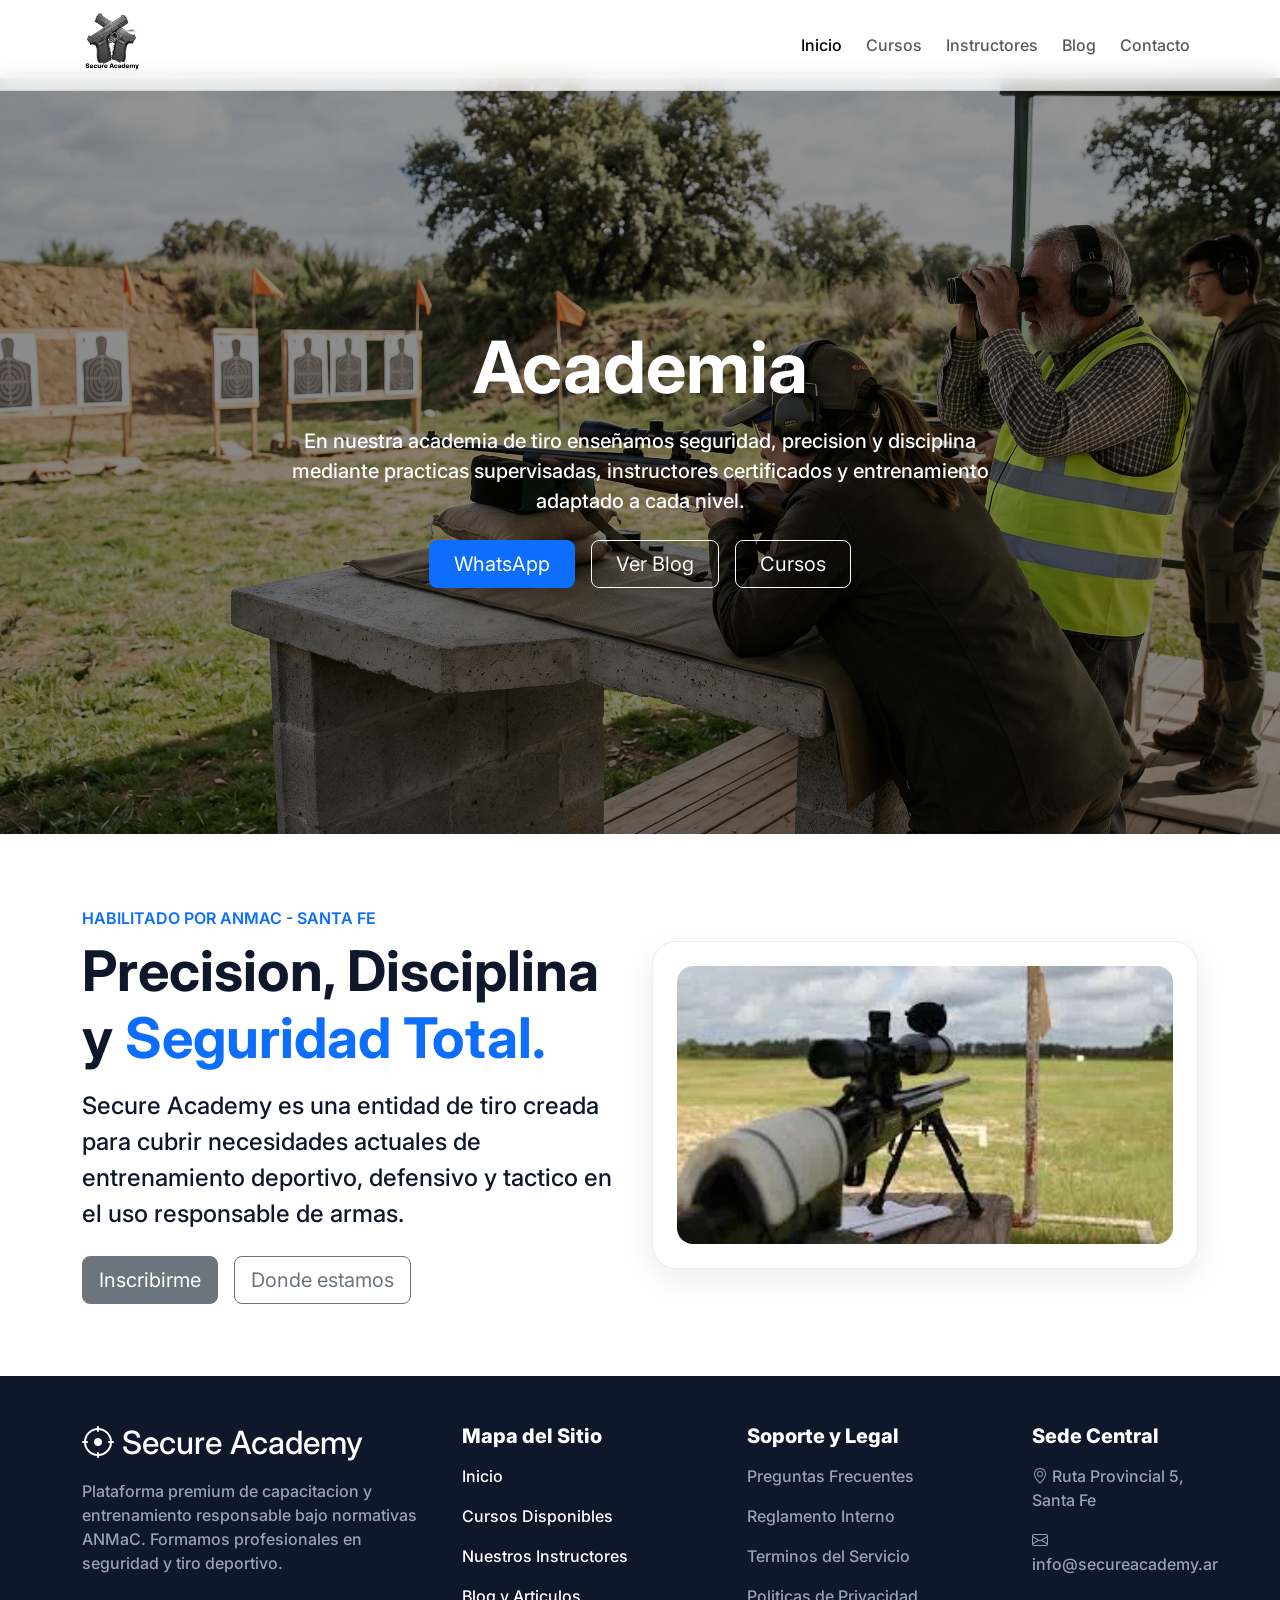
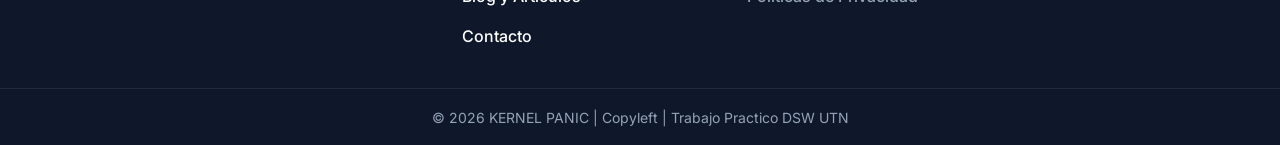
<file: index.html>
<!doctype html>
<html lang="es">
<head>
  <meta charset="utf-8">
  <meta name="viewport" content="width=device-width, initial-scale=1">
  <title>Secure Academy | Academia de tiro deportivo en Santa Fe</title>
  <meta name="description" content="Academia de tiro en Santa Fe con instructores certificados, entrenamiento responsable y cursos personalizados para cada nivel.">
  <meta name="keywords" content="academia de tiro, seguridad, Santa Fe, tiro deportivo, capacitacion ANMaC">
  <link rel="preconnect" href="https://fonts.googleapis.com">
  <link rel="preconnect" href="https://fonts.gstatic.com" crossorigin>
  <link href="https://fonts.googleapis.com/css2?family=Inter:wght@400;500;700;800&display=swap" rel="stylesheet">
  <link rel="stylesheet" href="https://cdn.jsdelivr.net/npm/bootstrap@5.3.8/dist/css/bootstrap.min.css">
  <link rel="stylesheet" href="https://cdn.jsdelivr.net/npm/bootstrap-icons@1.11.3/font/bootstrap-icons.min.css">
  <link rel="stylesheet" href="css/styles.css">
</head>
<body>
  <header>
    <nav class="navbar navbar-expand-lg fixed-top site-navbar">
      <div class="container">
        <a class="navbar-brand" href="index.html">
          <img src="img/logo.webp" class="site-logo" alt="Logo de Secure Academy">
        </a>
        <button class="navbar-toggler" type="button" data-bs-toggle="collapse" data-bs-target="#mainNav" aria-controls="mainNav" aria-expanded="false" aria-label="Abrir menu de navegacion">
          <span class="navbar-toggler-icon"></span>
        </button>
        <div class="collapse navbar-collapse" id="mainNav">
          <ul class="navbar-nav ms-auto gap-lg-2">
            <li class="nav-item"><a class="nav-link active" aria-current="page" href="index.html">Inicio</a></li>
            <li class="nav-item"><a class="nav-link" href="cursos.html">Cursos</a></li>
            <li class="nav-item"><a class="nav-link" href="instructores.html">Instructores</a></li>
            <li class="nav-item"><a class="nav-link" href="blog.html">Blog</a></li>
            <li class="nav-item"><a class="nav-link" href="contacto.html">Contacto</a></li>
          </ul>
        </div>
      </div>
    </nav>
  </header>

  <main>
    <section class="hero hero-home">
      <div class="container py-5">
        <h1 class="display-2 fw-bold text-white mb-3">Academia</h1>
        <p class="lead text-white mx-auto mb-4 hero-text-narrow">En nuestra academia de tiro enseñamos seguridad, precision y disciplina mediante practicas supervisadas, instructores certificados y entrenamiento adaptado a cada nivel.</p>
        <div class="d-flex justify-content-center flex-wrap gap-3">
          <a class="btn btn-primary btn-lg px-4" href="https://wa.me/5493511234567" target="_blank" rel="noopener" data-bs-toggle="tooltip" title="Escribinos por WhatsApp">WhatsApp</a>
          <a class="btn btn-outline-light btn-lg px-4" href="blog.html">Ver Blog</a>
          <a class="btn btn-outline-light btn-lg px-4" href="cursos.html">Cursos</a>
        </div>
      </div>
    </section>

    <section class="section-block">
      <div class="container">
        <div class="row g-4 align-items-center">
          <div class="col-lg-6">
            <p class="text-uppercase text-primary fw-semibold mb-2">Habilitado por ANMaC - Santa Fe</p>
            <h2 class="display-4 mb-3 fw-bold">Precision, Disciplina y <span class="text-primary">Seguridad Total.</span></h2>
            <p class="fs-4 mb-4">Secure Academy es una entidad de tiro creada para cubrir necesidades actuales de entrenamiento deportivo, defensivo y tactico en el uso responsable de armas.</p>
            <div class="d-flex flex-wrap gap-3 justify-content-center justify-content-lg-start">
              <a class="btn btn-secondary btn-lg" href="contacto.html">Inscribirme</a>
              <a class="btn btn-outline-secondary btn-lg" href="contacto.html">Donde estamos</a>
            </div>
          </div>
          <div class="col-lg-6">
            <article class="card-glass p-4">
              <img src="img/2.webp" class="rounded-media" alt="Galeria de tiro indoor con blanco de precision">
            </article>
          </div>
        </div>
      </div>
    </section>
  </main>

  <footer class="main-footer pt-5">
    <div class="container pb-4">
      <div class="row g-4">
        <section class="col-lg-4">
          <h4 class="h2 mb-3"><i class="bi bi-crosshair"></i> Secure Academy</h4>
          <p>Plataforma premium de capacitacion y entrenamiento responsable bajo normativas ANMaC. Formamos profesionales en seguridad y tiro deportivo.</p>
        </section>
        <nav class="col-sm-6 col-lg-3" aria-label="Mapa del sitio en pie de pagina">
          <h5 class="mb-3">Mapa del Sitio</h5>
          <p><a href="index.html">Inicio</a></p>
          <p><a href="cursos.html">Cursos Disponibles</a></p>
          <p><a href="instructores.html">Nuestros Instructores</a></p>
          <p><a href="blog.html">Blog y Articulos</a></p>
          <p><a href="contacto.html">Contacto</a></p>
        </nav>
        <section class="col-sm-6 col-lg-3">
          <h5 class="mb-3">Soporte y Legal</h5>
          <p>Preguntas Frecuentes</p>
          <p>Reglamento Interno</p>
          <p>Terminos del Servicio</p>
          <p>Politicas de Privacidad</p>
        </section>
        <address class="col-lg-2 mb-0">
          <h5 class="mb-3">Sede Central</h5>
          <p><i class="bi bi-geo-alt"></i> Ruta Provincial 5, Santa Fe</p>
          <p><i class="bi bi-envelope"></i> info@secureacademy.ar</p>
        </address>
      </div>
    </div>
    <div class="footer-copy text-center py-3">
      <small>© 2026 KERNEL PANIC | Copyleft | Trabajo Practico DSW UTN</small>
    </div>
  </footer>

  <script src="https://cdn.jsdelivr.net/npm/bootstrap@5.3.8/dist/js/bootstrap.bundle.min.js"></script>
  <script src="js/main.js"></script>
</body>
</html>
</file>
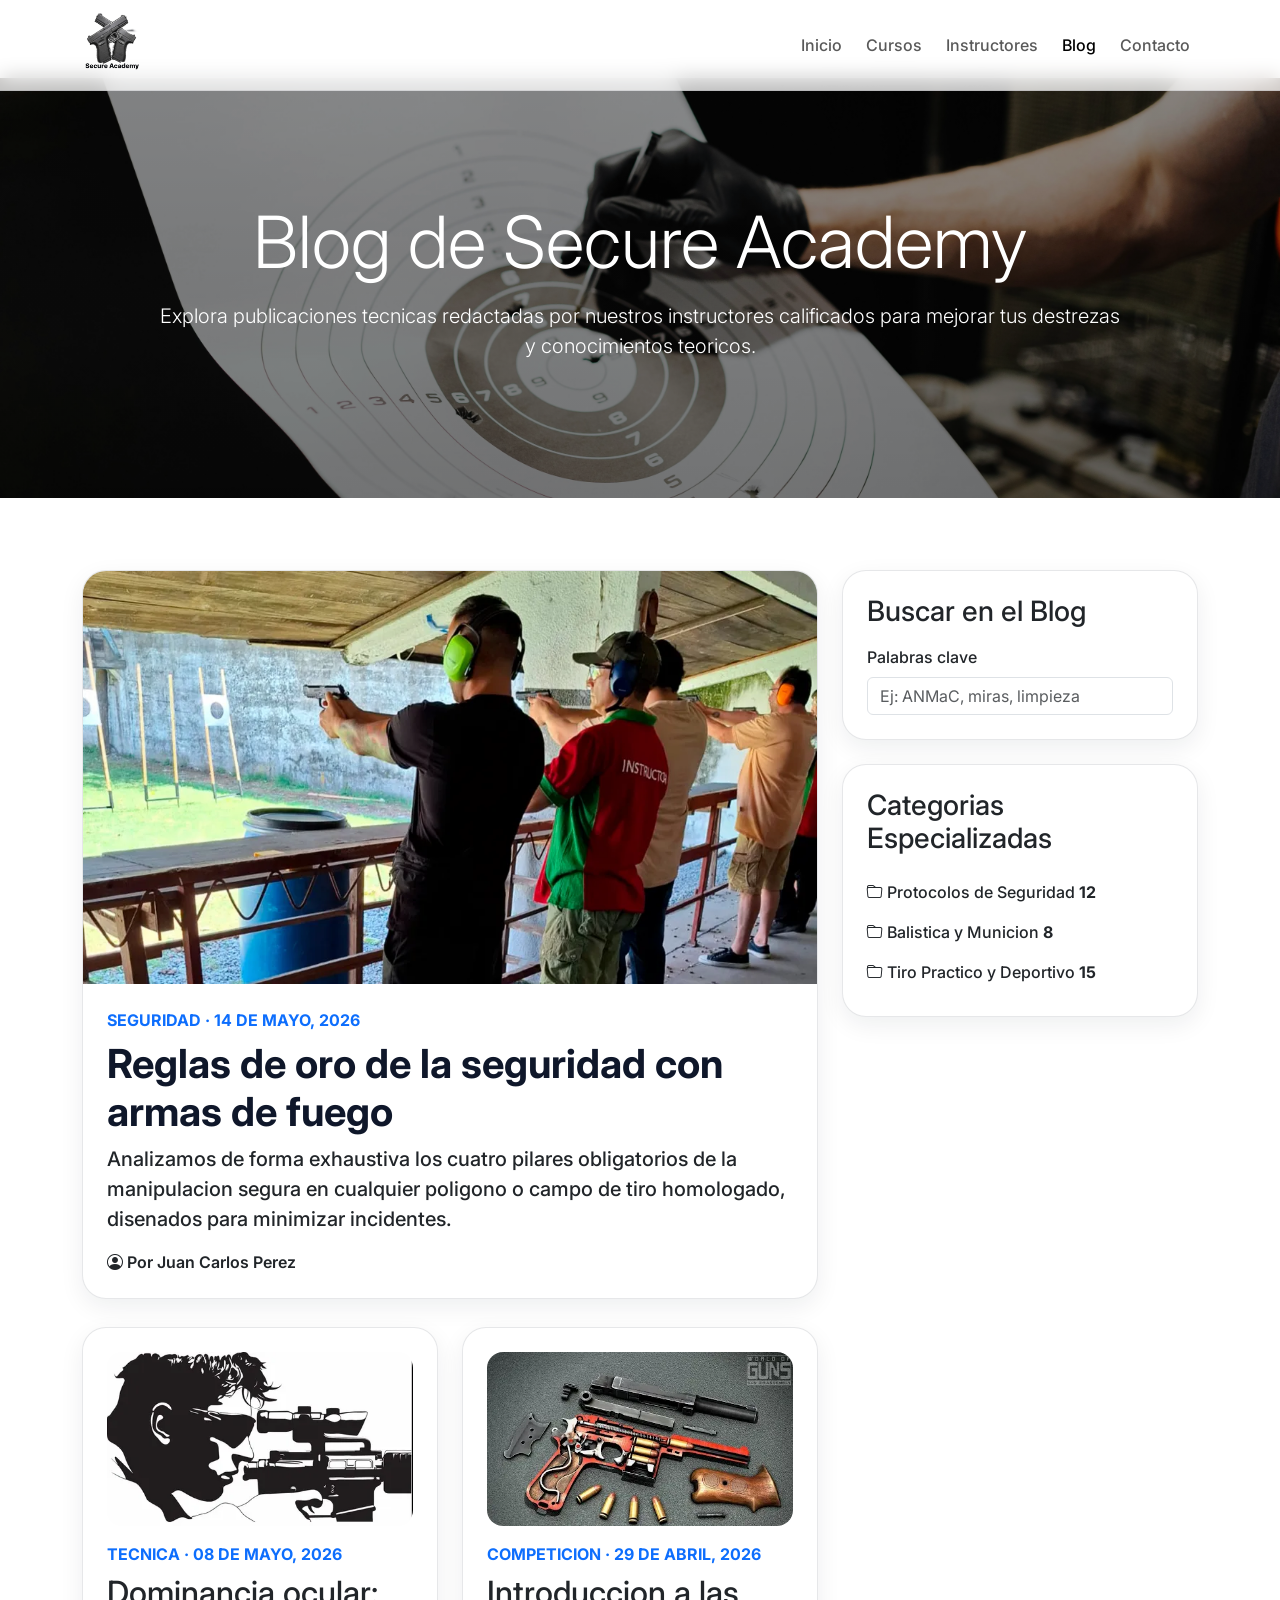
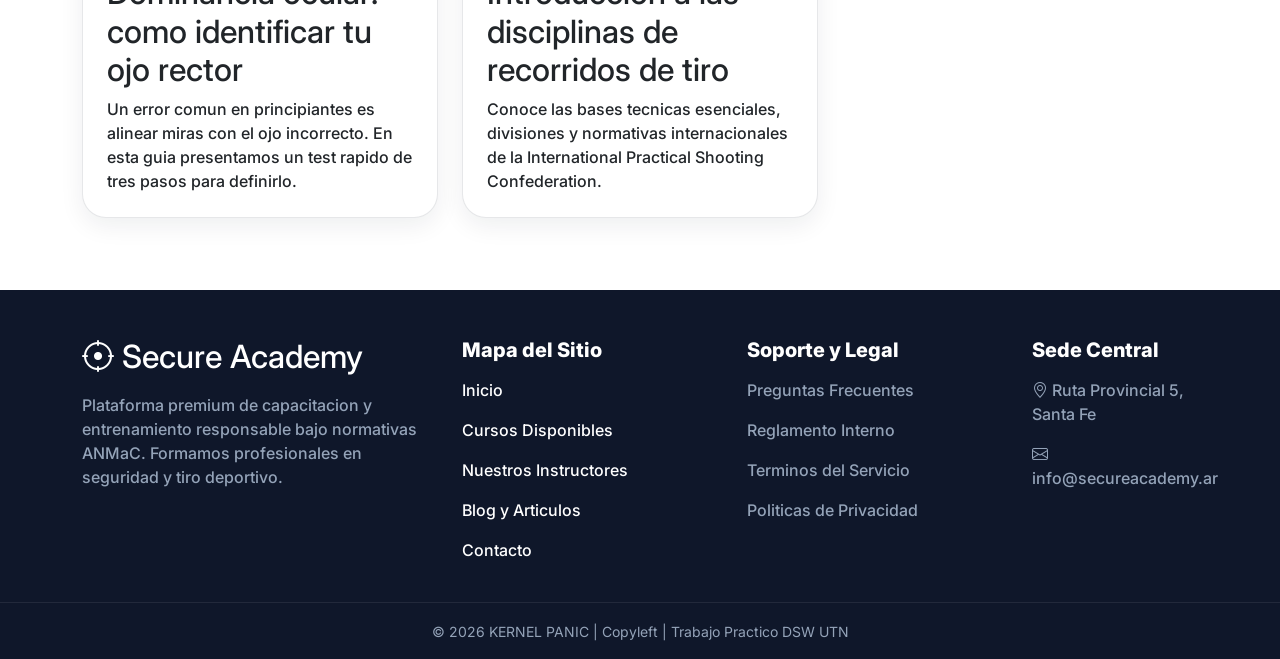
<file: blog.html>
<!doctype html>
<html lang="es">
<head>
  <meta charset="utf-8">
  <meta name="viewport" content="width=device-width, initial-scale=1">
  <title>Blog | Secure Academy</title>
  <meta name="description" content="Articulos tecnicos de Secure Academy sobre seguridad, tiro deportivo y buenas practicas para entrenamiento responsable en Santa Fe.">
  <meta name="keywords" content="blog tiro, seguridad con armas, academia de tiro Santa Fe, ANMaC">
  <link rel="preconnect" href="https://fonts.googleapis.com">
  <link rel="preconnect" href="https://fonts.gstatic.com" crossorigin>
  <link href="https://fonts.googleapis.com/css2?family=Inter:wght@400;500;700;800&display=swap" rel="stylesheet">
  <link rel="stylesheet" href="https://cdn.jsdelivr.net/npm/bootstrap@5.3.8/dist/css/bootstrap.min.css">
  <link rel="stylesheet" href="https://cdn.jsdelivr.net/npm/bootstrap-icons@1.11.3/font/bootstrap-icons.min.css">
  <link rel="stylesheet" href="css/styles.css">
</head>
<body>
  <header>
    <nav class="navbar navbar-expand-lg fixed-top site-navbar">
      <div class="container">
        <a class="navbar-brand" href="index.html"><img src="img/logo.webp" class="site-logo" alt="Logo de Secure Academy"></a>
        <button class="navbar-toggler" type="button" data-bs-toggle="collapse" data-bs-target="#mainNav" aria-controls="mainNav" aria-expanded="false" aria-label="Abrir menu de navegacion"><span class="navbar-toggler-icon"></span></button>
        <div class="collapse navbar-collapse" id="mainNav">
          <ul class="navbar-nav ms-auto gap-lg-2">
            <li class="nav-item"><a class="nav-link" href="index.html">Inicio</a></li>
            <li class="nav-item"><a class="nav-link" href="cursos.html">Cursos</a></li>
            <li class="nav-item"><a class="nav-link" href="instructores.html">Instructores</a></li>
            <li class="nav-item"><a class="nav-link active" aria-current="page" href="blog.html">Blog</a></li>
            <li class="nav-item"><a class="nav-link" href="contacto.html">Contacto</a></li>
          </ul>
        </div>
      </div>
    </nav>
  </header>

  <main>
    <section class="hero hero-blog">
      <div class="container py-5">
        <h1 class="display-2 text-white mb-3">Blog de Secure Academy</h1>
        <p class="lead text-white mx-auto hero-text-wide">Explora publicaciones tecnicas redactadas por nuestros instructores calificados para mejorar tus destrezas y conocimientos teoricos.</p>
      </div>
    </section>

    <section class="section-block">
      <div class="container">
        <div class="row g-4 align-items-start">
          <div class="col-12 col-md-8">
            <article class="card article-card overflow-hidden h-100">
              <img src="img/blogmain.webp" class="card-img-top" alt="Practica guiada en poligono con alumnos durante instruccion tecnica">
              <div class="card-body p-4">
                <p class="text-uppercase text-primary fw-bold mb-2">Seguridad · 14 de Mayo, 2026</p>
                <h2 class="display-6 fw-bold">Reglas de oro de la seguridad con armas de fuego</h2>
                <p class="fs-5">Analizamos de forma exhaustiva los cuatro pilares obligatorios de la manipulacion segura en cualquier poligono o campo de tiro homologado, disenados para minimizar incidentes.</p>
                <p class="mb-0 fw-semibold"><i class="bi bi-person-circle"></i> Por Juan Carlos Perez</p>
              </div>
            </article>
            <div class="row g-4 mt-1">
              <div class="col-12 col-lg-6">
                <article class="card article-card h-100 p-4 bg-white">
                  <img src="img/blog1.webp" class="rounded-media mb-3" alt="Ilustracion de francotirador para articulo de dominancia ocular">
                  <p class="text-uppercase text-primary fw-bold mb-2">Tecnica · 08 de Mayo, 2026</p>
                  <h2 class="h2">Dominancia ocular: como identificar tu ojo rector</h2>
                  <p class="mb-0">Un error comun en principiantes es alinear miras con el ojo incorrecto. En esta guia presentamos un test rapido de tres pasos para definirlo.</p>
                </article>
              </div>
              <div class="col-12 col-lg-6">
                <article class="card article-card h-100 p-4 bg-white">
                  <img src="img/blo2.webp" class="rounded-media mb-3" alt="Arma de competencia desarmada para mantenimiento y conocimiento tecnico">
                  <p class="text-uppercase text-primary fw-bold mb-2">Competicion · 29 de Abril, 2026</p>
                  <h2 class="h2">Introduccion a las disciplinas de recorridos de tiro</h2>
                  <p class="mb-0">Conoce las bases tecnicas esenciales, divisiones y normativas internacionales de la International Practical Shooting Confederation.</p>
                </article>
              </div>
            </div>
          </div>

          <aside class="col-md-4 d-none d-md-grid gap-4 blog-sidebar">
            <section class="card sidebar-card p-4 bg-white">
              <h2 class="h3 mb-3">Buscar en el Blog</h2>
              <label for="blogSearch" class="form-label">Palabras clave</label>
              <input id="blogSearch" class="form-control" type="search" placeholder="Ej: ANMaC, miras, limpieza">
            </section>

            <section class="card sidebar-card p-4 bg-white">
              <h2 class="h3 mb-3">Categorias Especializadas</h2>
              <ul class="list-unstyled mb-0">
                <li class="py-2"><i class="bi bi-folder"></i> Protocolos de Seguridad <span class="fw-bold">12</span></li>
                <li class="py-2"><i class="bi bi-folder"></i> Balistica y Municion <span class="fw-bold">8</span></li>
                <li class="py-2"><i class="bi bi-folder"></i> Tiro Practico y Deportivo <span class="fw-bold">15</span></li>
              </ul>
            </section>
          </aside>
        </div>

      </div>
    </section>

  </main>

  <footer class="main-footer pt-5">
    <div class="container pb-4">
      <div class="row g-4">
        <section class="col-lg-4"><h4 class="h2 mb-3"><i class="bi bi-crosshair"></i> Secure Academy</h4><p>Plataforma premium de capacitacion y entrenamiento responsable bajo normativas ANMaC. Formamos profesionales en seguridad y tiro deportivo.</p></section>
        <nav class="col-sm-6 col-lg-3" aria-label="Mapa del sitio en pie de pagina"><h5 class="mb-3">Mapa del Sitio</h5><p><a href="index.html">Inicio</a></p><p><a href="cursos.html">Cursos Disponibles</a></p><p><a href="instructores.html">Nuestros Instructores</a></p><p><a href="blog.html">Blog y Articulos</a></p><p><a href="contacto.html">Contacto</a></p></nav>
        <section class="col-sm-6 col-lg-3"><h5 class="mb-3">Soporte y Legal</h5><p>Preguntas Frecuentes</p><p>Reglamento Interno</p><p>Terminos del Servicio</p><p>Politicas de Privacidad</p></section>
        <address class="col-lg-2 mb-0"><h5 class="mb-3">Sede Central</h5><p><i class="bi bi-geo-alt"></i> Ruta Provincial 5, Santa Fe</p><p><i class="bi bi-envelope"></i> info@secureacademy.ar</p></address>
      </div>
    </div>
    <div class="footer-copy text-center py-3"><small>© 2026 KERNEL PANIC | Copyleft | Trabajo Practico DSW UTN</small></div>
  </footer>

  <script src="https://cdn.jsdelivr.net/npm/bootstrap@5.3.8/dist/js/bootstrap.bundle.min.js"></script>
  <script src="js/main.js"></script>
</body>
</html>
</file>
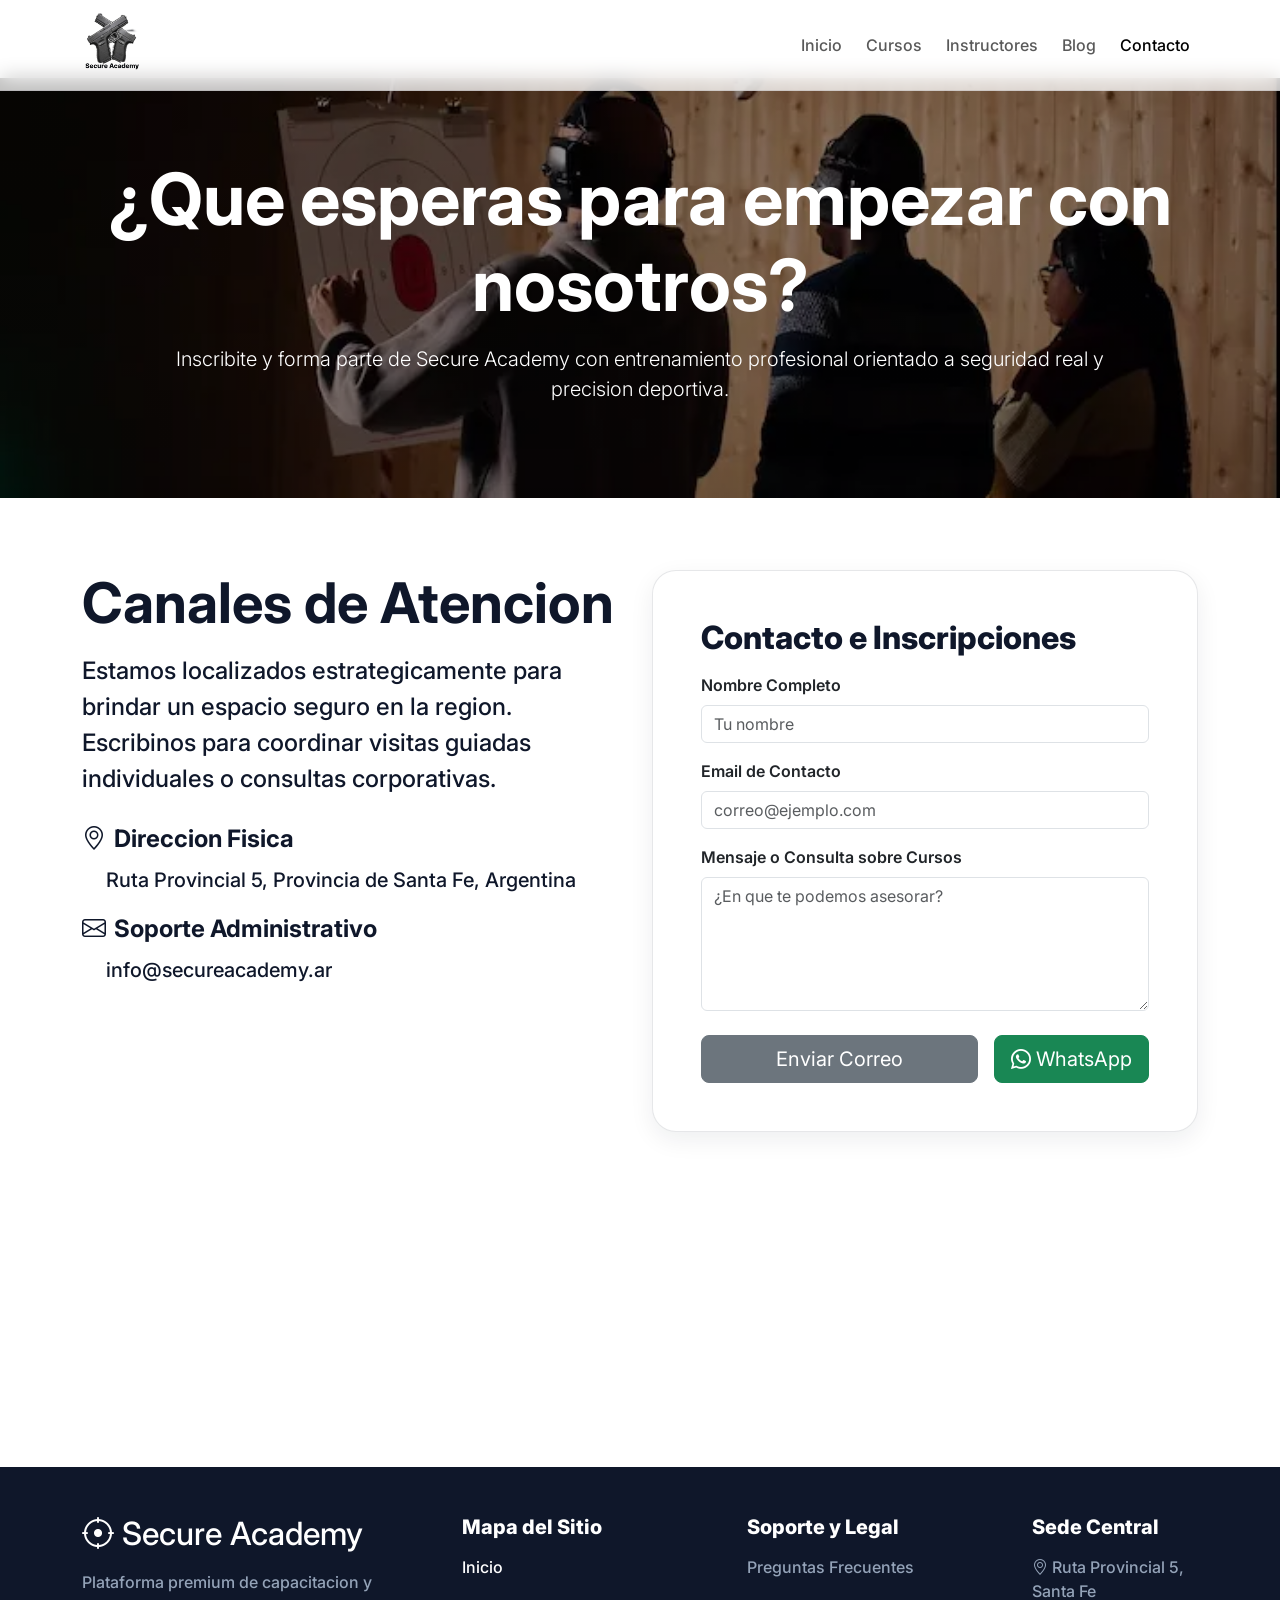
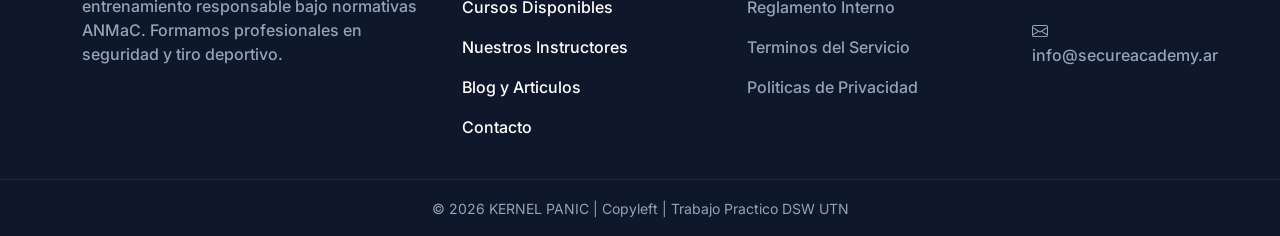
<file: contacto.html>
<!doctype html>
<html lang="es">
<head>
  <meta charset="utf-8">
  <meta name="viewport" content="width=device-width, initial-scale=1">
  <title>Contacto | Secure Academy</title>
  <meta name="description" content="Contactate con Secure Academy para iniciar tu capacitacion en tiro deportivo y defensivo en Santa Fe. Formulario, WhatsApp y ubicacion.">
  <meta name="keywords" content="contacto academia de tiro, inscripcion cursos de tiro, Santa Fe, seguridad">
  <link rel="preconnect" href="https://fonts.googleapis.com">
  <link rel="preconnect" href="https://fonts.gstatic.com" crossorigin>
  <link href="https://fonts.googleapis.com/css2?family=Inter:wght@400;500;700;800&display=swap" rel="stylesheet">
  <link rel="stylesheet" href="https://cdn.jsdelivr.net/npm/bootstrap@5.3.8/dist/css/bootstrap.min.css">
  <link rel="stylesheet" href="https://cdn.jsdelivr.net/npm/bootstrap-icons@1.11.3/font/bootstrap-icons.min.css">
  <link rel="stylesheet" href="css/styles.css">
</head>
<body>
  <header>
    <nav class="navbar navbar-expand-lg fixed-top site-navbar">
      <div class="container">
        <a class="navbar-brand" href="index.html"><img src="img/logo.webp" class="site-logo" alt="Logo de Secure Academy"></a>
        <button class="navbar-toggler" type="button" data-bs-toggle="collapse" data-bs-target="#mainNav" aria-controls="mainNav" aria-expanded="false" aria-label="Abrir menu de navegacion"><span class="navbar-toggler-icon"></span></button>
        <div class="collapse navbar-collapse" id="mainNav">
          <ul class="navbar-nav ms-auto gap-lg-2">
            <li class="nav-item"><a class="nav-link" href="index.html">Inicio</a></li>
            <li class="nav-item"><a class="nav-link" href="cursos.html">Cursos</a></li>
            <li class="nav-item"><a class="nav-link" href="instructores.html">Instructores</a></li>
            <li class="nav-item"><a class="nav-link" href="blog.html">Blog</a></li>
            <li class="nav-item"><a class="nav-link active" aria-current="page" href="contacto.html">Contacto</a></li>
          </ul>
        </div>
      </div>
    </nav>
  </header>

  <main>
    <section class="hero hero-contacto">
      <div class="container py-5">
        <h1 class="display-2 text-white mb-3 fw-bold">¿Que esperas para empezar con nosotros?</h1>
        <p class="lead text-white mx-auto hero-text-wide">Inscribite y forma parte de Secure Academy con entrenamiento profesional orientado a seguridad real y precision deportiva.</p>
      </div>
    </section>

    <section class="section-block">
      <div class="container">
        <div class="row g-4 align-items-start">
          <section class="col-lg-6">
            <h2 class="display-4 mb-3 fw-bold">Canales de Atencion</h2>
            <p class="fs-4 mb-4">Estamos localizados estrategicamente para brindar un espacio seguro en la region. Escribinos para coordinar visitas guiadas individuales o consultas corporativas.</p>
            <p class="fs-4 mb-2"><i class="bi bi-geo-alt me-2"></i><strong>Direccion Fisica</strong></p>
            <p class="fs-5 mb-3 ps-4">Ruta Provincial 5, Provincia de Santa Fe, Argentina</p>
            <p class="fs-4 mb-2"><i class="bi bi-envelope me-2"></i><strong>Soporte Administrativo</strong></p>
            <p class="fs-5 mb-4 ps-4">info@secureacademy.ar</p>
            <iframe
              class="map-frame"
              title="Mapa de Ruta Provincial 5, Santa Fe"
              src="https://maps.google.com/maps?q=Ruta%20Provincial%205%2C%20Santa%20Fe&t=&z=13&ie=UTF8&iwloc=&output=embed"
              loading="lazy"
              referrerpolicy="no-referrer-when-downgrade"></iframe>
          </section>

          <section class="col-lg-6">
            <article class="card soft-card bg-white p-4 p-lg-5">
              <h2 class="mb-3">Contacto e Inscripciones</h2>
              <form id="contactForm" novalidate>
                <div class="mb-3">
                  <label for="contactName" class="form-label fw-semibold">Nombre Completo</label>
                  <input type="text" class="form-control" id="contactName" name="contactName" required minlength="3" placeholder="Tu nombre">
                  <div class="invalid-feedback">Ingresa un nombre valido.</div>
                </div>
                <div class="mb-3">
                  <label for="contactEmail" class="form-label fw-semibold">Email de Contacto</label>
                  <input type="email" class="form-control" id="contactEmail" name="contactEmail" required placeholder="correo@ejemplo.com">
                  <div class="invalid-feedback">Ingresa un correo electronico valido.</div>
                </div>
                <div class="mb-4">
                  <label for="contactMessage" class="form-label fw-semibold">Mensaje o Consulta sobre Cursos</label>
                  <textarea class="form-control" id="contactMessage" name="contactMessage" rows="5" required minlength="10" placeholder="¿En que te podemos asesorar?"></textarea>
                  <div class="invalid-feedback">Escribe un mensaje de al menos diez caracteres.</div>
                </div>
                <div class="d-flex flex-wrap gap-3">
                  <button type="submit" class="btn btn-secondary btn-lg flex-grow-1">Enviar Correo</button>
                  <a class="btn btn-success btn-lg" href="https://wa.me/5493511234567" target="_blank" rel="noopener" data-bs-toggle="tooltip" title="Atencion directa por WhatsApp"><i class="bi bi-whatsapp"></i> WhatsApp</a>
                </div>
              </form>
            </article>
          </section>
        </div>
      </div>
    </section>

    <div class="position-fixed top-0 end-0 p-3 toast-stack">
      <div id="contactToast" class="toast text-bg-success border-0" role="status" aria-live="polite" aria-atomic="true">
        <div class="d-flex">
          <div class="toast-body">Tu mensaje fue enviado correctamente. Te responderemos a la brevedad.</div>
          <button type="button" class="btn-close btn-close-white me-2 m-auto" data-bs-dismiss="toast" aria-label="Cerrar"></button>
        </div>
      </div>
    </div>
  </main>

  <footer class="main-footer pt-5">
    <div class="container pb-4">
      <div class="row g-4">
        <section class="col-lg-4"><h4 class="h2 mb-3"><i class="bi bi-crosshair"></i> Secure Academy</h4><p>Plataforma premium de capacitacion y entrenamiento responsable bajo normativas ANMaC. Formamos profesionales en seguridad y tiro deportivo.</p></section>
        <nav class="col-sm-6 col-lg-3" aria-label="Mapa del sitio en pie de pagina"><h5 class="mb-3">Mapa del Sitio</h5><p><a href="index.html">Inicio</a></p><p><a href="cursos.html">Cursos Disponibles</a></p><p><a href="instructores.html">Nuestros Instructores</a></p><p><a href="blog.html">Blog y Articulos</a></p><p><a href="contacto.html">Contacto</a></p></nav>
        <section class="col-sm-6 col-lg-3"><h5 class="mb-3">Soporte y Legal</h5><p>Preguntas Frecuentes</p><p>Reglamento Interno</p><p>Terminos del Servicio</p><p>Politicas de Privacidad</p></section>
        <address class="col-lg-2 mb-0"><h5 class="mb-3">Sede Central</h5><p><i class="bi bi-geo-alt"></i> Ruta Provincial 5, Santa Fe</p><p><i class="bi bi-envelope"></i> info@secureacademy.ar</p></address>
      </div>
    </div>
    <div class="footer-copy text-center py-3"><small>© 2026 KERNEL PANIC | Copyleft | Trabajo Practico DSW UTN</small></div>
  </footer>

  <script src="https://cdn.jsdelivr.net/npm/bootstrap@5.3.8/dist/js/bootstrap.bundle.min.js"></script>
  <script src="js/main.js"></script>
</body>
</html>
</file>
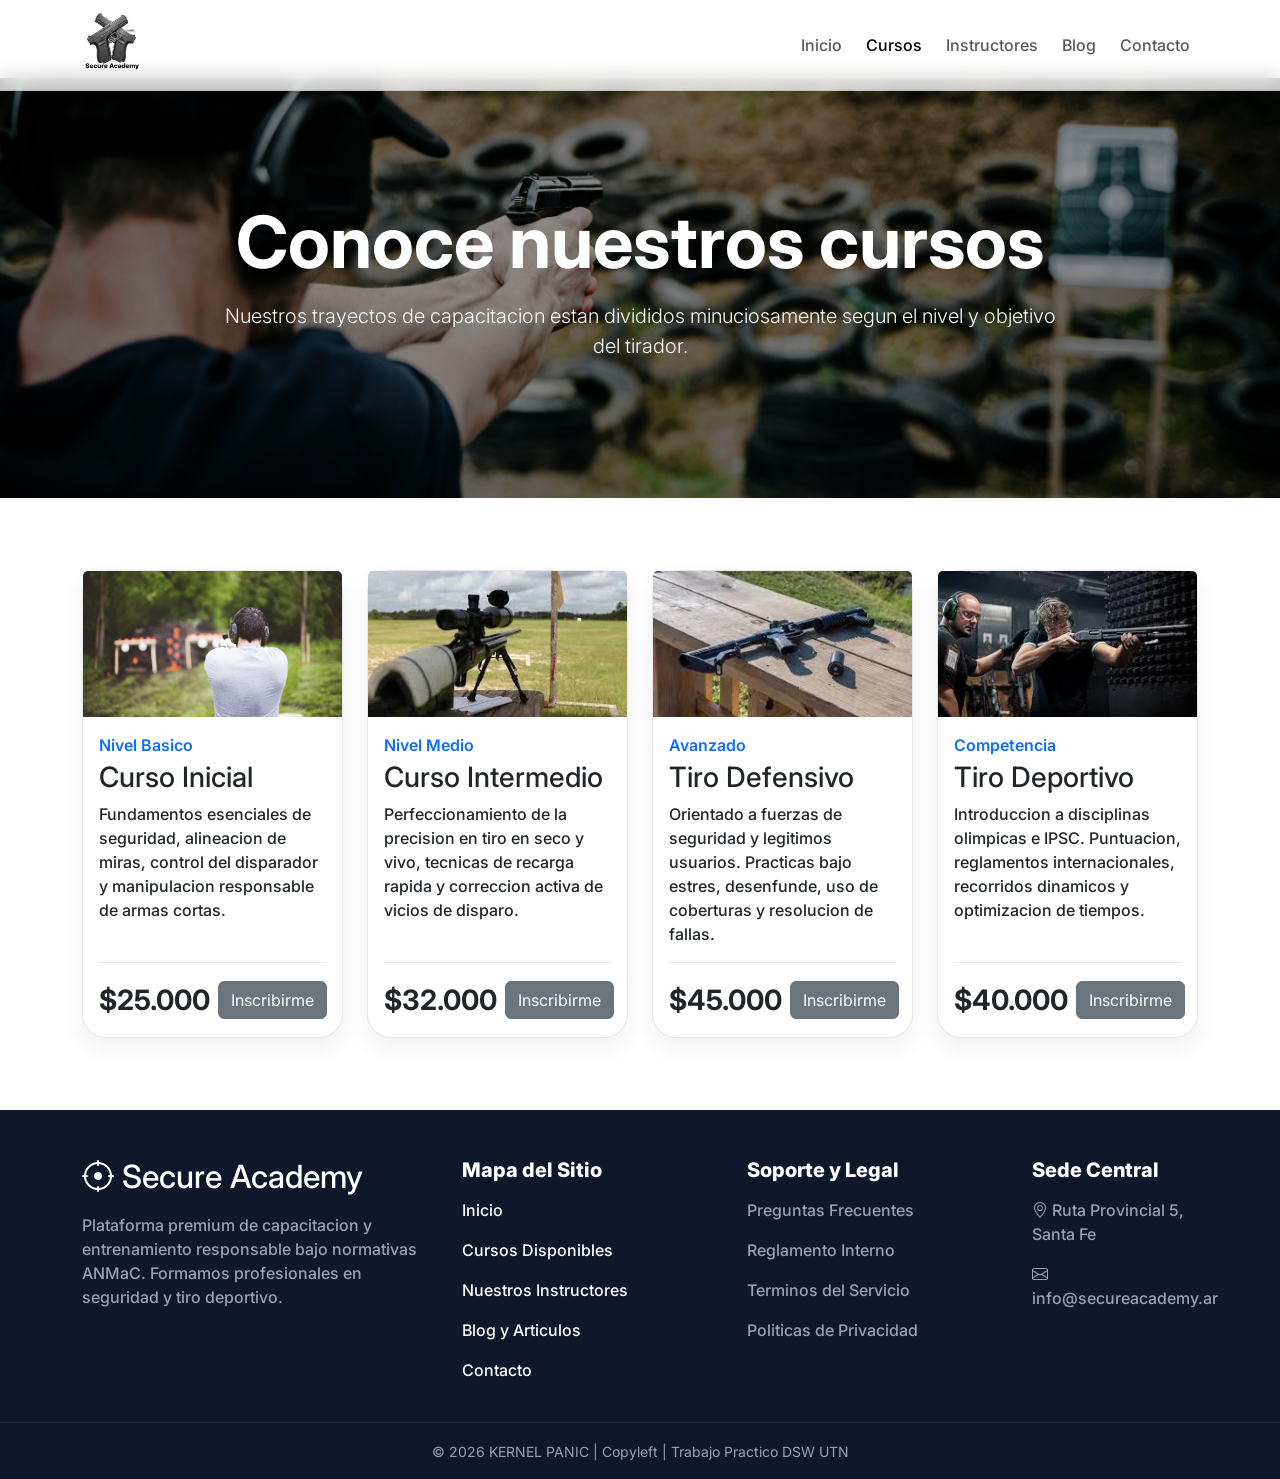
<file: cursos.html>
<!doctype html>
<html lang="es">
<head>
  <meta charset="utf-8">
  <meta name="viewport" content="width=device-width, initial-scale=1">
  <title>Cursos | Secure Academy Santa Fe</title>
  <meta name="description" content="Oferta academica de Secure Academy: Curso Inicial, Intermedio, Tiro Defensivo y Tiro Deportivo con enfoque en seguridad y precision.">
  <meta name="keywords" content="cursos de tiro, tiro defensivo, tiro deportivo, academia de tiro Santa Fe">
  <link rel="preconnect" href="https://fonts.googleapis.com">
  <link rel="preconnect" href="https://fonts.gstatic.com" crossorigin>
  <link href="https://fonts.googleapis.com/css2?family=Inter:wght@400;500;700;800&display=swap" rel="stylesheet">
  <link rel="stylesheet" href="https://cdn.jsdelivr.net/npm/bootstrap@5.3.8/dist/css/bootstrap.min.css">
  <link rel="stylesheet" href="https://cdn.jsdelivr.net/npm/bootstrap-icons@1.11.3/font/bootstrap-icons.min.css">
  <link rel="stylesheet" href="css/styles.css">
</head>
<body>
  <header>
    <nav class="navbar navbar-expand-lg fixed-top site-navbar">
      <div class="container">
        <a class="navbar-brand" href="index.html"><img src="img/logo.webp" class="site-logo" alt="Logo de Secure Academy"></a>
        <button class="navbar-toggler" type="button" data-bs-toggle="collapse" data-bs-target="#mainNav" aria-controls="mainNav" aria-expanded="false" aria-label="Abrir menu de navegacion">
          <span class="navbar-toggler-icon"></span>
        </button>
        <div class="collapse navbar-collapse" id="mainNav">
          <ul class="navbar-nav ms-auto gap-lg-2">
            <li class="nav-item"><a class="nav-link" href="index.html">Inicio</a></li>
            <li class="nav-item"><a class="nav-link active" aria-current="page" href="cursos.html">Cursos</a></li>
            <li class="nav-item"><a class="nav-link" href="instructores.html">Instructores</a></li>
            <li class="nav-item"><a class="nav-link" href="blog.html">Blog</a></li>
            <li class="nav-item"><a class="nav-link" href="contacto.html">Contacto</a></li>
          </ul>
        </div>
      </div>
    </nav>
  </header>

  <main>
    <section class="hero hero-cursos">
      <div class="container py-5">
        <h1 class="display-2 text-white mb-3 fw-bold">Conoce nuestros cursos</h1>
        <p class="lead text-white mx-auto hero-text-medium">Nuestros trayectos de capacitacion estan divididos minuciosamente segun el nivel y objetivo del tirador.</p>
      </div>
    </section>

    <section class="section-block">
      <div class="container">
        <div class="row g-4">
          <div class="col-12 col-lg-6 col-xl-3">
            <article class="card course-card h-100">
              <img src="img/banner-pag2.webp" class="card-img-top" alt="Blanco de tiro para curso inicial">
              <div class="card-body d-flex flex-column">
                <p class="text-primary fw-semibold mb-1">Nivel Basico</p>
                <h2 class="h3">Curso Inicial</h2>
                <p class="flex-grow-1">Fundamentos esenciales de seguridad, alineacion de miras, control del disparador y manipulacion responsable de armas cortas.</p>
                <div class="price-row d-flex align-items-center justify-content-between gap-2">
                  <strong class="fs-3">$25.000</strong>
                  <div class="d-flex gap-2">
                    
                    <a class="btn btn-secondary" href="contacto.html">Inscribirme</a>
                  </div>
                </div>
              </div>
            </article>
          </div>

          <div class="col-12 col-lg-6 col-xl-3">
            <article class="card course-card h-100">
              <img src="img/2.webp" class="card-img-top" alt="Rifle de precision en apoyo para curso intermedio">
              <div class="card-body d-flex flex-column">
                <p class="text-primary fw-semibold mb-1">Nivel Medio</p>
                <h2 class="h3">Curso Intermedio</h2>
                <p class="flex-grow-1">Perfeccionamiento de la precision en tiro en seco y vivo, tecnicas de recarga rapida y correccion activa de vicios de disparo.</p>
                <div class="price-row d-flex align-items-center justify-content-between gap-2">
                  <strong class="fs-3">$32.000</strong>
                  <div class="d-flex gap-2">
                    
                    <a class="btn btn-secondary" href="contacto.html">Inscribirme</a>
                  </div>
                </div>
              </div>
            </article>
          </div>

          <div class="col-12 col-lg-6 col-xl-3">
            <article class="card course-card h-100">
              <img src="img/3.webp" class="card-img-top" alt="Pistola para entrenamiento avanzado de tiro defensivo">
              <div class="card-body d-flex flex-column">
                <p class="text-primary fw-semibold mb-1">Avanzado</p>
                <h2 class="h3">Tiro Defensivo</h2>
                <p class="flex-grow-1">Orientado a fuerzas de seguridad y legitimos usuarios. Practicas bajo estres, desenfunde, uso de coberturas y resolucion de fallas.</p>
                <div class="price-row d-flex align-items-center justify-content-between gap-2">
                  <strong class="fs-3">$45.000</strong>
                  <div class="d-flex gap-2">
                    
                    <a class="btn btn-secondary" href="contacto.html">Inscribirme</a>
                  </div>
                </div>
              </div>
            </article>
          </div>

          <div class="col-12 col-lg-6 col-xl-3">
            <article class="card course-card h-100">
              <img src="img/4.webp" class="card-img-top" alt="Instructores guiando una sesion de tiro deportivo competitivo">
              <div class="card-body d-flex flex-column">
                <p class="text-primary fw-semibold mb-1">Competencia</p>
                <h2 class="h3">Tiro Deportivo</h2>
                <p class="flex-grow-1">Introduccion a disciplinas olimpicas e IPSC. Puntuacion, reglamentos internacionales, recorridos dinamicos y optimizacion de tiempos.</p>
                <div class="price-row d-flex align-items-center justify-content-between gap-2">
                  <strong class="fs-3">$40.000</strong>
                  <div class="d-flex gap-2">
                    
                    <a class="btn btn-secondary" href="contacto.html">Inscribirme</a>
                  </div>
                </div>
              </div>
            </article>
          </div>
        </div>
      </div>
    </section>



    <div class="modal fade" id="courseModal" tabindex="-1" aria-labelledby="courseModalLabel" aria-hidden="true">
      <div class="modal-dialog modal-dialog-centered">
        <div class="modal-content">
          <div class="modal-header">
            <h2 class="modal-title h4" id="courseModalLabel">Detalle del curso</h2>
            <button type="button" class="btn-close" data-bs-dismiss="modal" aria-label="Cerrar"></button>
          </div>
          <div class="modal-body"></div>
          <div class="modal-footer">
            <a href="contacto.html" class="btn btn-primary">Continuar con inscripcion</a>
          </div>
        </div>
      </div>
    </div>
  </main>

  <footer class="main-footer pt-5">
    <div class="container pb-4">
      <div class="row g-4">
        <section class="col-lg-4"><h4 class="h2 mb-3"><i class="bi bi-crosshair"></i> Secure Academy</h4><p>Plataforma premium de capacitacion y entrenamiento responsable bajo normativas ANMaC. Formamos profesionales en seguridad y tiro deportivo.</p></section>
        <nav class="col-sm-6 col-lg-3" aria-label="Mapa del sitio en pie de pagina"><h5 class="mb-3">Mapa del Sitio</h5><p><a href="index.html">Inicio</a></p><p><a href="cursos.html">Cursos Disponibles</a></p><p><a href="instructores.html">Nuestros Instructores</a></p><p><a href="blog.html">Blog y Articulos</a></p><p><a href="contacto.html">Contacto</a></p></nav>
        <section class="col-sm-6 col-lg-3"><h5 class="mb-3">Soporte y Legal</h5><p>Preguntas Frecuentes</p><p>Reglamento Interno</p><p>Terminos del Servicio</p><p>Politicas de Privacidad</p></section>
        <address class="col-lg-2 mb-0"><h5 class="mb-3">Sede Central</h5><p><i class="bi bi-geo-alt"></i> Ruta Provincial 5, Santa Fe</p><p><i class="bi bi-envelope"></i> info@secureacademy.ar</p></address>
      </div>
    </div>
    <div class="footer-copy text-center py-3"><small>© 2026 KERNEL PANIC | Copyleft | Trabajo Practico DSW UTN</small></div>
  </footer>

  <script src="https://cdn.jsdelivr.net/npm/bootstrap@5.3.8/dist/js/bootstrap.bundle.min.js"></script>
  <script src="js/main.js"></script>
</body>
</html>
</file>
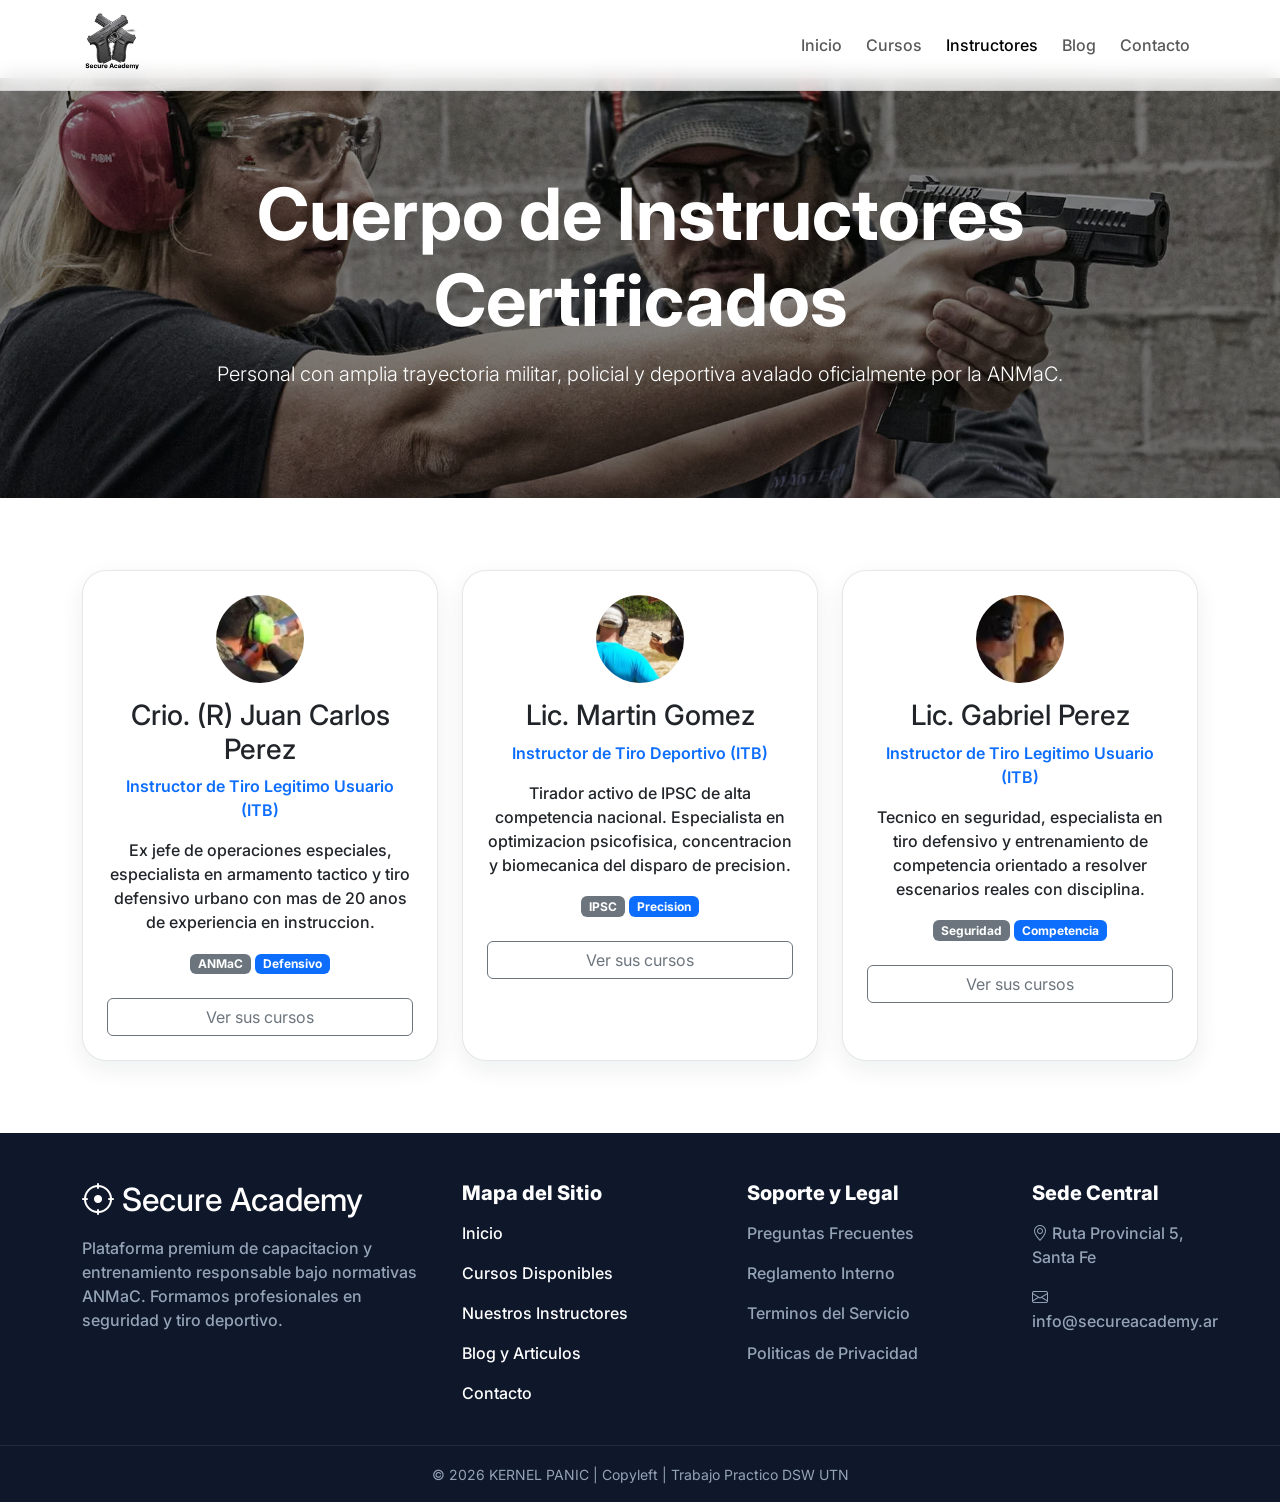
<file: instructores.html>
<!doctype html>
<html lang="es">
<head>
  <meta charset="utf-8">
  <meta name="viewport" content="width=device-width, initial-scale=1">
  <title>Instructores | Secure Academy</title>
  <meta name="description" content="Conoce al cuerpo de instructores certificados de Secure Academy, especialistas en tiro defensivo, deportivo y formacion responsable.">
  <meta name="keywords" content="instructores de tiro, ANMaC, tiro deportivo, seguridad Santa Fe">
  <link rel="preconnect" href="https://fonts.googleapis.com">
  <link rel="preconnect" href="https://fonts.gstatic.com" crossorigin>
  <link href="https://fonts.googleapis.com/css2?family=Inter:wght@400;500;700;800&display=swap" rel="stylesheet">
  <link rel="stylesheet" href="https://cdn.jsdelivr.net/npm/bootstrap@5.3.8/dist/css/bootstrap.min.css">
  <link rel="stylesheet" href="https://cdn.jsdelivr.net/npm/bootstrap-icons@1.11.3/font/bootstrap-icons.min.css">
  <link rel="stylesheet" href="css/styles.css">
</head>
<body>
  <header>
    <nav class="navbar navbar-expand-lg fixed-top site-navbar">
      <div class="container">
        <a class="navbar-brand" href="index.html"><img src="img/logo.webp" class="site-logo" alt="Logo de Secure Academy"></a>
        <button class="navbar-toggler" type="button" data-bs-toggle="collapse" data-bs-target="#mainNav" aria-controls="mainNav" aria-expanded="false" aria-label="Abrir menu de navegacion"><span class="navbar-toggler-icon"></span></button>
        <div class="collapse navbar-collapse" id="mainNav">
          <ul class="navbar-nav ms-auto gap-lg-2">
            <li class="nav-item"><a class="nav-link" href="index.html">Inicio</a></li>
            <li class="nav-item"><a class="nav-link" href="cursos.html">Cursos</a></li>
            <li class="nav-item"><a class="nav-link active" aria-current="page" href="instructores.html">Instructores</a></li>
            <li class="nav-item"><a class="nav-link" href="blog.html">Blog</a></li>
            <li class="nav-item"><a class="nav-link" href="contacto.html">Contacto</a></li>
          </ul>
        </div>
      </div>
    </nav>
  </header>

  <main>
    <section class="hero hero-instructores">
      <div class="container py-5">
        <h1 class="display-2 text-white mb-3 fw-bold">Cuerpo de Instructores Certificados</h1>
        <p class="lead text-white mx-auto hero-text-wide">Personal con amplia trayectoria militar, policial y deportiva avalado oficialmente por la ANMaC.</p>
      </div>
    </section>

    <section class="section-block">
      <div class="container">
        <div class="row g-4">
          <div class="col-lg-4">
            <article class="card instructor-card h-100 p-4 text-center bg-white">
              <img src="img/intrusctor1.webp" class="avatar mx-auto mb-3" alt="Retrato del instructor Juan Carlos Perez">
              <h2 class="h3">Crio. (R) Juan Carlos Perez</h2>
              <p class="text-primary fw-semibold">Instructor de Tiro Legitimo Usuario (ITB)</p>
              <p>Ex jefe de operaciones especiales, especialista en armamento tactico y tiro defensivo urbano con mas de 20 anos de experiencia en instruccion.</p>
              <p class="mb-4"><span class="badge text-bg-secondary">ANMaC</span> <span class="badge text-bg-primary">Defensivo</span></p>
              <a class="btn btn-outline-secondary" href="cursos.html">Ver sus cursos</a>
            </article>
          </div>
          <div class="col-lg-4">
            <article class="card instructor-card h-100 p-4 text-center bg-white">
              <img src="img/instructor2.webp" class="avatar mx-auto mb-3" alt="Retrato del instructor Martin Gomez">
              <h2 class="h3">Lic. Martin Gomez</h2>
              <p class="text-primary fw-semibold">Instructor de Tiro Deportivo (ITB)</p>
              <p>Tirador activo de IPSC de alta competencia nacional. Especialista en optimizacion psicofisica, concentracion y biomecanica del disparo de precision.</p>
              <p class="mb-4"><span class="badge text-bg-secondary">IPSC</span> <span class="badge text-bg-primary">Precision</span></p>
              <a class="btn btn-outline-secondary" href="cursos.html">Ver sus cursos</a>
            </article>
          </div>
          <div class="col-lg-4">
            <article class="card instructor-card h-100 p-4 text-center bg-white">
              <img src="img/instructor3.webp" class="avatar mx-auto mb-3" alt="Retrato del instructor Gabriel Perez">
              <h2 class="h3">Lic. Gabriel Perez</h2>
              <p class="text-primary fw-semibold">Instructor de Tiro Legitimo Usuario (ITB)</p>
              <p>Tecnico en seguridad, especialista en tiro defensivo y entrenamiento de competencia orientado a resolver escenarios reales con disciplina.</p>
              <p class="mb-4"><span class="badge text-bg-secondary">Seguridad</span> <span class="badge text-bg-primary">Competencia</span></p>
              <a class="btn btn-outline-secondary" href="cursos.html">Ver sus cursos</a>
            </article>
          </div>
        </div>
      </div>
    </section>
  </main>

  <footer class="main-footer pt-5">
    <div class="container pb-4">
      <div class="row g-4">
        <section class="col-lg-4"><h4 class="h2 mb-3"><i class="bi bi-crosshair"></i> Secure Academy</h4><p>Plataforma premium de capacitacion y entrenamiento responsable bajo normativas ANMaC. Formamos profesionales en seguridad y tiro deportivo.</p></section>
        <nav class="col-sm-6 col-lg-3" aria-label="Mapa del sitio en pie de pagina"><h5 class="mb-3">Mapa del Sitio</h5><p><a href="index.html">Inicio</a></p><p><a href="cursos.html">Cursos Disponibles</a></p><p><a href="instructores.html">Nuestros Instructores</a></p><p><a href="blog.html">Blog y Articulos</a></p><p><a href="contacto.html">Contacto</a></p></nav>
        <section class="col-sm-6 col-lg-3"><h5 class="mb-3">Soporte y Legal</h5><p>Preguntas Frecuentes</p><p>Reglamento Interno</p><p>Terminos del Servicio</p><p>Politicas de Privacidad</p></section>
        <address class="col-lg-2 mb-0"><h5 class="mb-3">Sede Central</h5><p><i class="bi bi-geo-alt"></i> Ruta Provincial 5, Santa Fe</p><p><i class="bi bi-envelope"></i> info@secureacademy.ar</p></address>
      </div>
    </div>
    <div class="footer-copy text-center py-3"><small>© 2026 KERNEL PANIC | Copyleft | Trabajo Practico DSW UTN</small></div>
  </footer>

  <script src="https://cdn.jsdelivr.net/npm/bootstrap@5.3.8/dist/js/bootstrap.bundle.min.js"></script>
  <script src="js/main.js"></script>
</body>
</html>
</file>
<file: css/styles.css>
:root {
  --sa-navy: #0f172a;
  --sa-blue: #0ea5e9;
  --sa-gray: #f8fafc;
  --sa-text: #0f172a;
  --sa-muted: #64748b;
  --sa-muted-soft: #94a3b8;
  --sa-white: #ffffff;
}

body {
  background-color: var(--sa-white);
  color: var(--sa-text);
  font-family: "Inter", system-ui, -apple-system, sans-serif;
  padding-top: 78px;
}

h1,
h2,
h3,
h4,
h5,
h6 {
  color: var(--sa-text);
  font-weight: 800;
}

p,
li,
label,
input,
textarea,
button {
  font-weight: 500;
}

.site-navbar {
  background: rgba(255, 255, 255, 0.75);
  backdrop-filter: blur(10px);
  -webkit-backdrop-filter: blur(10px);
  border-bottom: 1px solid rgba(15, 23, 42, 0.08);
}

.site-logo {
  height: 64px;
  width: auto;
}

.hero {
  position: relative;
  min-height: 420px;
  background-position: center;
  background-size: cover;
  display: grid;
  place-items: center;
  color: var(--sa-white);
  text-align: center;
}

.hero::before {
  content: "";
  position: absolute;
  inset: 0;
  background: linear-gradient(180deg, rgba(0, 0, 0, 0.42), rgba(0, 0, 0, 0.5));
}

.hero > .container {
  position: relative;
  z-index: 1;
}

.hero-home {
  min-height: 84vh;
  background-image: url("../img/1.webp");
}

.hero-cursos {
  background-image: url("../img/headcursos.webp");
}

.hero-instructores {
  background-image: url("../img/headprofesionales.webp");
}

.hero-blog {
  background-image: url("../img/headblog.webp");
}

.hero-contacto {
  background-image: url("../img/headcotacto.webp");
}

.section-block {
  padding: 4.5rem 0;
}

.card-glass {
  background: rgba(255, 255, 255, 0.95);
  border: 1px solid rgba(15, 23, 42, 0.08);
  box-shadow: 0 10px 30px rgba(15, 23, 42, 0.08);
  border-radius: 1.5rem;
}

.soft-card,
.course-card,
.instructor-card,
.article-card,
.sidebar-card {
  border-radius: 1.5rem;
  border: 1px solid rgba(15, 23, 42, 0.1);
  box-shadow: 0 8px 24px rgba(15, 23, 42, 0.07);
  transition: transform 0.3s ease, box-shadow 0.3s ease;
}

.soft-card:hover,
.course-card:hover,
.instructor-card:hover,
.article-card:hover,
.sidebar-card:hover {
  transform: translateY(-6px);
  box-shadow: 0 16px 34px rgba(15, 23, 42, 0.12);
}

.course-card .card-img-top {
  aspect-ratio: 16/9;
  object-fit: cover;
}

.rounded-media {
  border-radius: 1rem;
  width: 100%;
  object-fit: cover;
}

.price-row {
  border-top: 1px solid rgba(15, 23, 42, 0.1);
  padding-top: 1rem;
}

.avatar {
  width: 88px;
  height: 88px;
  border-radius: 50%;
  object-fit: cover;
}

.main-footer {
  background-color: var(--sa-navy);
  color: var(--sa-muted-soft);
}

.main-footer h4,
.main-footer h5,
.main-footer a {
  color: #ffffff;
}

.main-footer a {
  text-decoration: none;
}

.main-footer a:hover {
  color: #bae6fd;
}

.footer-copy {
  border-top: 1px solid rgba(255, 255, 255, 0.08);
  color: #94a3b8;
}

.map-frame {
  width: 100%;
  height: 380px;
  border: 0;
  border-radius: 1rem;
}

.hero-text-narrow {
  max-width: 760px;
}

.hero-text-medium {
  max-width: 860px;
}

.hero-text-wide {
  max-width: 960px;
}

.toast-stack {
  z-index: 1080;
}

.hero-home h1 {
  font-family: "Inter", system-ui, -apple-system, sans-serif;
  font-weight: 800;
}

.hero-home .lead {
  font-family: "Inter", system-ui, -apple-system, sans-serif;
  font-weight: 500;
}

@media (max-width: 991.98px) {
  .hero-home {
    min-height: 70vh;
  }
  .section-block {
    padding: 3.5rem 0;
  }
}
@media (min-width: 768px) and (max-width: 991.98px) {
  .blog-sidebar {
    position: sticky;
    top: 96px;
  }
}
@media (max-width: 767.98px) {
  body {
    padding-top: 72px;
  }
  .site-logo {
    height: 56px;
  }
  .hero {
    min-height: 360px;
  }
  .hero-home {
    min-height: 68vh;
  }
}

/*# sourceMappingURL=styles.css.map */
</file>
